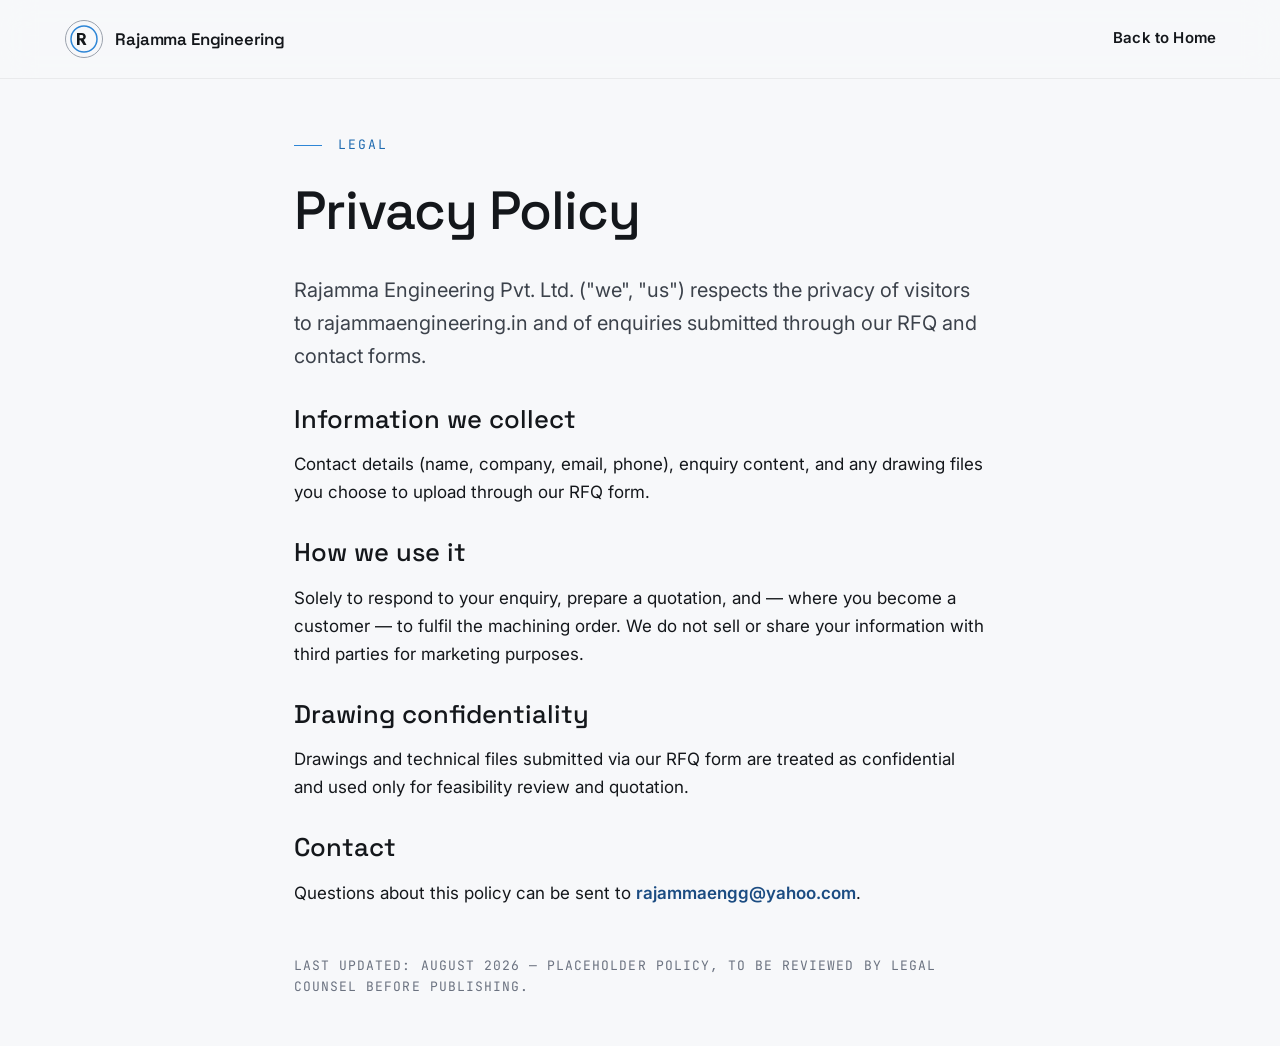
<file: pages/privacy.html>
<!DOCTYPE html>
<html lang="en-IN">
<head>
<meta charset="UTF-8">
<meta name="viewport" content="width=device-width, initial-scale=1.0">
<title>Privacy Policy | Rajamma Engineering</title>
<meta name="robots" content="noindex, follow">
<link rel="canonical" href="https://rajammaengineering.in/pages/privacy.html">
<link rel="icon" type="image/svg+xml" href="../assets/svg/favicon.svg">
<link rel="preconnect" href="https://fonts.googleapis.com">
<link href="https://fonts.googleapis.com/css2?family=Space+Grotesk:wght@500;600;700&family=Inter:wght@400;500;600;700&family=JetBrains+Mono:wght@400;500&display=swap" rel="stylesheet">
<link rel="stylesheet" href="../css/tokens.css">
<link rel="stylesheet" href="../css/base.css">
<link rel="stylesheet" href="../css/components.css">
<link rel="stylesheet" href="../css/inner.css">
</head>
<body>
<header class="site-nav is-scrolled" style="position:relative;">
  <div class="container">
    <a href="../index.html" class="nav-logo">
      <svg viewBox="0 0 40 40" fill="none"><circle cx="20" cy="20" r="18.5" stroke="var(--color-silver-dark)" stroke-width="1"/><circle cx="20" cy="20" r="13" stroke="var(--color-accent)" stroke-width="1.5"/><path d="M13 26V14h4.8c2.4 0 4 1.5 4 3.6 0 1.5-.8 2.7-2.1 3.2L22.5 26h-2.9l-3.1-4.7H15.6V26H13Zm2.6-6.7h1.9c1.1 0 1.8-.6 1.8-1.6s-.7-1.6-1.8-1.6h-1.9v3.2Z" fill="var(--color-ink)"/></svg>
      <span class="nav-logo-text">Rajamma Engineering</span>
    </a>
    <a href="../index.html" class="btn btn-ghost">Back to Home</a>
  </div>
</header>
<main class="container" style="padding-block:var(--space-6);max-width:820px;">
  <p class="eyebrow">Legal</p>
  <h1 class="h1" style="margin-bottom:2rem;">Privacy Policy</h1>
  <p class="body-lg" style="margin-bottom:2rem;">Rajamma Engineering Pvt. Ltd. ("we", "us") respects the privacy of visitors to rajammaengineering.in and of enquiries submitted through our RFQ and contact forms.</p>
  <h2 class="h3" style="margin:2rem 0 1rem;">Information we collect</h2>
  <p style="margin-bottom:1rem;">Contact details (name, company, email, phone), enquiry content, and any drawing files you choose to upload through our RFQ form.</p>
  <h2 class="h3" style="margin:2rem 0 1rem;">How we use it</h2>
  <p style="margin-bottom:1rem;">Solely to respond to your enquiry, prepare a quotation, and — where you become a customer — to fulfil the machining order. We do not sell or share your information with third parties for marketing purposes.</p>
  <h2 class="h3" style="margin:2rem 0 1rem;">Drawing confidentiality</h2>
  <p style="margin-bottom:1rem;">Drawings and technical files submitted via our RFQ form are treated as confidential and used only for feasibility review and quotation.</p>
  <h2 class="h3" style="margin:2rem 0 1rem;">Contact</h2>
  <p>Questions about this policy can be sent to <a href="mailto:rajammaengg@yahoo.com" style="color:var(--color-primary);font-weight:600;">rajammaengg@yahoo.com</a>.</p>
  <p class="caption" style="margin-top:3rem;">Last updated: August 2026 — placeholder policy, to be reviewed by legal counsel before publishing.</p>
</main>
</body>
</html>
</file>
<file: css/tokens.css>
/* ==========================================================================
   RAJAMMA ENGINEERING — DESIGN TOKENS
   Precision-machining brand system. Every value below is a deliberate
   choice, not a framework default — see README for rationale.
   ========================================================================== */

:root {
  /* ---- Color: Graphite / Steel Blue / Precision Cyan / Machined Silver ---- */
  --color-ink: #14171B;              /* primary text / graphite */
  --color-ink-soft: #3C424B;         /* secondary text */
  --color-ink-mute: #6B7280;         /* tertiary / captions */

  --color-primary: #1B4C82;          /* steel blue */
  --color-primary-dark: #123A66;
  --color-primary-light: #E8F0FA;

  --color-accent: #2E86D6;           /* precision cyan */
  --color-accent-dark: #1F6BB0;
  --color-accent-glow: rgba(46, 134, 214, 0.18);

  --color-silver: #C9CED6;           /* machined silver — hairlines, borders */
  --color-silver-soft: #E3E6EB;
  --color-silver-dark: #9AA1AC;

  --color-bg: #F7F8FA;               /* off-white background */
  --color-bg-alt: #EFF2F5;
  --color-surface: #FFFFFF;          /* card surface */
  --color-surface-dark: #14171B;

  --color-success: #1F8A5B;
  --color-warning: #C97A1E;
  --color-error: #B0362C;

  /* Metallic gradient — used sparingly for signature moments only */
  --gradient-steel: linear-gradient(135deg, #1B4C82 0%, #2E86D6 55%, #1F6BB0 100%);
  --gradient-machined: linear-gradient(180deg, #F7F8FA 0%, #E3E6EB 100%);
  --gradient-graphite: linear-gradient(135deg, #14171B 0%, #262B33 100%);

  /* ---- Typography ---- */
  --font-display: 'Space Grotesk', -apple-system, sans-serif;
  --font-body: 'Inter', -apple-system, sans-serif;
  --font-mono: 'JetBrains Mono', 'SF Mono', monospace;

  --fs-hero: clamp(3.2rem, 6vw, 6.4rem);
  --fs-h1: clamp(2.6rem, 4.2vw, 4.2rem);
  --fs-h2: clamp(2.1rem, 3.2vw, 3rem);
  --fs-h3: clamp(1.5rem, 2vw, 2rem);
  --fs-h4: clamp(1.15rem, 1.4vw, 1.4rem);
  --fs-body-lg: 1.25rem;
  --fs-body: 1.0625rem;
  --fs-small: 0.9375rem;
  --fs-caption: 0.8125rem;
  --fs-mono: 0.875rem;

  --lh-tight: 1.05;
  --lh-heading: 1.15;
  --lh-body: 1.65;

  --ls-tight: -0.02em;
  --ls-wide: 0.08em;
  --ls-widest: 0.16em;

  /* ---- Spacing (8pt-derived, generous) ---- */
  --space-1: 0.5rem;
  --space-2: 1rem;
  --space-3: 1.5rem;
  --space-4: 2rem;
  --space-5: 3rem;
  --space-6: 3rem;
  --space-7: 5rem;
  --space-8: 7rem;
  --space-9: 11rem;

  --section-pad: clamp(3.5rem, 6vw, 6rem);
  --container-max: 1360px;
  --container-pad: clamp(1.5rem, 5vw, 4rem);

  /* ---- Radius / shadow ---- */
  --radius-sm: 6px;
  --radius-md: 14px;
  --radius-lg: 24px;
  --radius-xl: 32px;
  --radius-pill: 999px;

  --shadow-sm: 0 2px 8px rgba(20, 23, 27, 0.06);
  --shadow-md: 0 8px 30px rgba(20, 23, 27, 0.08);
  --shadow-lg: 0 20px 60px rgba(20, 23, 27, 0.12);
  --shadow-blue: 0 20px 50px rgba(27, 76, 130, 0.22);

  /* ---- Motion ---- */
  --ease-precision: cubic-bezier(0.65, 0, 0.35, 1);
  --ease-out: cubic-bezier(0.16, 1, 0.3, 1);
  --dur-fast: 0.25s;
  --dur-med: 0.6s;
  --dur-slow: 1.1s;

  --z-nav: 100;
  --z-loader: 1000;
  --z-whatsapp: 90;
  --z-progress: 101;
}

@media (max-width: 900px) {
  :root {
    --section-pad: clamp(3rem, 10vw, 4rem);
  }
}
</file>
<file: css/base.css>
/* ==========================================================================
   BASE / RESET
   ========================================================================== */

*, *::before, *::after { box-sizing: border-box; }

html {
  scroll-behavior: auto; /* Lenis handles smooth scroll */
  -webkit-text-size-adjust: 100%;
}

html.lenis, html.lenis body { height: auto; }
.lenis.lenis-smooth { scroll-behavior: auto; }
.lenis.lenis-stopped { overflow: hidden; }

body {
  margin: 0;
  font-family: var(--font-body);
  font-size: var(--fs-body);
  line-height: var(--lh-body);
  color: var(--color-ink);
  background: var(--color-bg);
  -webkit-font-smoothing: antialiased;
  -moz-osx-font-smoothing: grayscale;
  overflow-x: hidden;
}

img, svg, video { display: block; max-width: 100%; }

a { color: inherit; text-decoration: none; }

ul, ol { margin: 0; padding: 0; list-style: none; }

button {
  font-family: inherit;
  border: none;
  background: none;
  cursor: pointer;
  color: inherit;
}

input, textarea, select {
  font-family: inherit;
  font-size: inherit;
  color: inherit;
}

h1, h2, h3, h4, h5, h6 { margin: 0; font-weight: 500; }
p { margin: 0; }

/* ---- Typography scale ---- */

.h-hero {
  font-family: var(--font-display);
  font-size: var(--fs-hero);
  line-height: var(--lh-tight);
  letter-spacing: var(--ls-tight);
  font-weight: 500;
  color: var(--color-ink);
}

.h1 {
  font-family: var(--font-display);
  font-size: var(--fs-h1);
  line-height: var(--lh-heading);
  letter-spacing: var(--ls-tight);
  font-weight: 500;
}

.h2 {
  font-family: var(--font-display);
  font-size: var(--fs-h2);
  line-height: var(--lh-heading);
  letter-spacing: var(--ls-tight);
  font-weight: 500;
}

.h3 {
  font-family: var(--font-display);
  font-size: var(--fs-h3);
  line-height: var(--lh-heading);
  font-weight: 500;
}

.h4 {
  font-family: var(--font-display);
  font-size: var(--fs-h4);
  line-height: var(--lh-heading);
  font-weight: 600;
}

.body-lg { font-size: var(--fs-body-lg); line-height: var(--lh-body); color: var(--color-ink-soft); }
.body { font-size: var(--fs-body); line-height: var(--lh-body); color: var(--color-ink-soft); }
.small { font-size: var(--fs-small); color: var(--color-ink-mute); }
.caption {
  font-family: var(--font-mono);
  font-size: var(--fs-caption);
  letter-spacing: var(--ls-wide);
  text-transform: uppercase;
  color: var(--color-ink-mute);
}

/* Engineering-drawing style callout — the brand's signature micro-typography */
.spec-tag {
  font-family: var(--font-mono);
  font-size: var(--fs-mono);
  letter-spacing: 0.02em;
  color: var(--color-accent-dark);
  display: inline-flex;
  align-items: center;
  gap: 0.4em;
}
.spec-tag::before { content: "⌀"; opacity: 0.7; }
.spec-tag.tol::before { content: "±"; }
.spec-tag.finish::before { content: "Ra"; font-size: 0.85em; }

/* ---- Layout ---- */

.container {
  max-width: var(--container-max);
  margin-inline: auto;
  padding-inline: var(--container-pad);
}

section { position: relative; }

.section-pad { padding-block: var(--section-pad); }

.eyebrow {
  font-family: var(--font-mono);
  font-size: var(--fs-caption);
  letter-spacing: var(--ls-widest);
  text-transform: uppercase;
  color: var(--color-accent-dark);
  display: inline-flex;
  align-items: center;
  gap: var(--space-2);
  margin-bottom: var(--space-3);
}
.eyebrow::before {
  content: '';
  width: 28px;
  height: 1px;
  background: var(--color-accent);
}

/* ---- Buttons ---- */

.btn {
  display: inline-flex;
  align-items: center;
  gap: 0.6rem;
  font-family: var(--font-body);
  font-weight: 600;
  font-size: var(--fs-small);
  letter-spacing: 0.01em;
  padding: 1.05rem 2rem;
  border-radius: var(--radius-pill);
  transition: transform var(--dur-fast) var(--ease-out), box-shadow var(--dur-fast) var(--ease-out), background var(--dur-fast) var(--ease-out);
  white-space: nowrap;
}
.btn-primary {
  background: var(--color-ink);
  color: #fff;
  box-shadow: var(--shadow-sm);
}
.btn-primary:hover { transform: translateY(-2px); box-shadow: var(--shadow-lg); }
.btn-primary .btn-icon { transition: transform var(--dur-fast) var(--ease-out); }
.btn-primary:hover .btn-icon { transform: translateX(4px); }

.btn-accent {
  background: var(--gradient-steel);
  color: #fff;
  box-shadow: var(--shadow-blue);
}
.btn-accent:hover { transform: translateY(-2px); box-shadow: 0 24px 60px rgba(27,76,130,0.32); }

.btn-outline {
  background: transparent;
  color: var(--color-ink);
  border: 1.5px solid var(--color-silver-dark);
}
.btn-outline:hover { border-color: var(--color-ink); background: var(--color-surface); }

.btn-ghost {
  background: transparent;
  color: var(--color-ink);
  padding: 0.8rem 0;
  border-radius: 0;
  position: relative;
}
.btn-ghost::after {
  content: '';
  position: absolute;
  left: 0; right: 100%; bottom: 0.4rem;
  height: 1.5px;
  background: var(--color-ink);
  transition: right var(--dur-med) var(--ease-out);
}
.btn-ghost:hover::after { right: 0; }

/* ---- Cards ---- */

.card {
  background: var(--color-surface);
  border: 1px solid var(--color-silver-soft);
  border-radius: var(--radius-lg);
  transition: transform var(--dur-fast) var(--ease-out), box-shadow var(--dur-fast) var(--ease-out), border-color var(--dur-fast) var(--ease-out);
}
.card:hover {
  transform: translateY(-6px);
  box-shadow: var(--shadow-lg);
  border-color: var(--color-silver-dark);
}

/* ---- Utility ---- */

.visually-hidden {
  position: absolute; width: 1px; height: 1px;
  padding: 0; margin: -1px; overflow: hidden;
  clip: rect(0,0,0,0); white-space: nowrap; border: 0;
}

.skip-link {
  position: absolute; top: -60px; left: var(--space-2);
  background: var(--color-ink); color: #fff;
  padding: 0.8rem 1.4rem; border-radius: var(--radius-sm);
  z-index: 1000; transition: top var(--dur-fast) var(--ease-out);
}
.skip-link:focus { top: var(--space-2); }

:focus-visible {
  outline: 2px solid var(--color-accent);
  outline-offset: 3px;
  border-radius: 4px;
}

@media (prefers-reduced-motion: reduce) {
  *, *::before, *::after {
    animation-duration: 0.01ms !important;
    animation-iteration-count: 1 !important;
    transition-duration: 0.01ms !important;
    scroll-behavior: auto !important;
  }
}

::selection { background: var(--color-accent); color: #fff; }
</file>
<file: css/components.css>
/* ==========================================================================
   COMPONENTS — nav, loader, footer, whatsapp, scroll progress, forms
   ========================================================================== */

/* ---- Loading screen ---- */
.loader {
  position: fixed; inset: 0;
  background: var(--color-ink);
  z-index: var(--z-loader);
  display: flex; align-items: center; justify-content: center;
  flex-direction: column;
  gap: var(--space-3);
}
.loader-mark { width: 72px; height: 72px; }
.loader-mark circle {
  fill: none; stroke: var(--color-accent); stroke-width: 1.5;
  stroke-dasharray: 220; stroke-dashoffset: 220;
}
.loader-label {
  font-family: var(--font-mono);
  font-size: var(--fs-caption);
  letter-spacing: var(--ls-widest);
  text-transform: uppercase;
  color: var(--color-silver);
  overflow: hidden;
}

/* ---- Scroll progress ---- */
.scroll-progress {
  position: fixed; top: 0; left: 0;
  height: 2.5px; width: 0%;
  background: var(--gradient-steel);
  z-index: var(--z-progress);
  transform-origin: left;
}

/* ---- Navigation ---- */
.site-nav {
  position: fixed; top: 0; left: 0; right: 0;
  z-index: var(--z-nav);
  padding: 1.4rem 0;
  transition: padding var(--dur-fast) var(--ease-out), background var(--dur-fast) var(--ease-out), box-shadow var(--dur-fast) var(--ease-out);
}
.site-nav .container {
  display: flex; align-items: center; justify-content: space-between;
}
.site-nav.is-scrolled {
  padding: 0.85rem 0;
  background: rgba(247, 248, 250, 0.72);
  backdrop-filter: blur(16px) saturate(1.4);
  -webkit-backdrop-filter: blur(16px) saturate(1.4);
  box-shadow: 0 1px 0 rgba(20,23,27,0.06);
}

.nav-logo { display: flex; align-items: center; gap: 0.7rem; }
.nav-logo svg { width: 40px; height: 40px; }
.nav-logo-text {
  font-family: var(--font-display);
  font-weight: 600;
  font-size: 1.05rem;
  letter-spacing: -0.01em;
  line-height: 1.1;
}
.nav-logo-text span {
  display: block;
  font-family: var(--font-mono);
  font-weight: 400;
  font-size: 0.68rem;
  letter-spacing: var(--ls-wide);
  color: var(--color-ink-mute);
  text-transform: uppercase;
  margin-top: 2px;
}

.nav-links {
  display: flex; align-items: center; gap: var(--space-5);
}
.nav-links a {
  font-size: var(--fs-small);
  font-weight: 500;
  position: relative;
  padding: 0.3rem 0;
}
.nav-links a::after {
  content: '';
  position: absolute; left: 0; right: 100%; bottom: -2px;
  height: 1.5px; background: var(--color-accent);
  transition: right var(--dur-fast) var(--ease-out);
}
.nav-links a:hover::after, .nav-links a.active::after { right: 0; }
.nav-links a.active { color: var(--color-primary); }

.nav-cta { display: flex; align-items: center; gap: var(--space-3); }
.nav-cta .btn { padding: 0.8rem 1.5rem; font-size: var(--fs-caption); }

.nav-toggle {
  display: none; flex-direction: column; gap: 5px;
  width: 28px; padding: 8px 0;
}
.nav-toggle span { width: 100%; height: 1.5px; background: var(--color-ink); transition: all var(--dur-fast) var(--ease-out); }

.mobile-menu {
  position: fixed; inset: 0; z-index: 99;
  background: var(--color-bg);
  display: flex; flex-direction: column;
  padding: 6rem var(--container-pad) 3rem;
  transform: translateY(-100%);
  transition: transform var(--dur-med) var(--ease-precision);
}
.mobile-menu.is-open { transform: translateY(0); }
.mobile-menu a {
  font-family: var(--font-display);
  font-size: 2rem;
  padding: 0.9rem 0;
  border-bottom: 1px solid var(--color-silver-soft);
}

/* ---- WhatsApp float ---- */
.whatsapp-float {
  position: fixed; bottom: var(--space-4); right: var(--space-4);
  z-index: var(--z-whatsapp);
  width: 60px; height: 60px;
  border-radius: 50%;
  background: #1F8A5B;
  display: flex; align-items: center; justify-content: center;
  box-shadow: 0 10px 30px rgba(31, 138, 91, 0.4);
  transition: transform var(--dur-fast) var(--ease-out);
}
.whatsapp-float:hover { transform: scale(1.08); }
.whatsapp-float svg { width: 28px; height: 28px; fill: #fff; }

/* ---- Footer ---- */

.site-footer{
    background:var(--color-surface-dark);
    color:var(--color-silver);
    padding-top:var(--space-7);
}

.footer-top{
    display:grid;
    grid-template-columns:1.4fr 1fr 1fr 1.2fr;
    gap:var(--space-5);
    padding-bottom:var(--space-6);
    border-bottom:1px solid rgba(255,255,255,.1);
}

.footer-brand .nav-logo-text{
    color:#fff;
}

.footer-brand .nav-logo-text span{
    color:var(--color-silver-dark);
}

.footer-brand p{
    margin-top:var(--space-3);
    color:var(--color-silver-dark);
    max-width:32ch;
}

.footer-col h4{
    color:#fff;
    font-size:var(--fs-caption);
    font-family:var(--font-mono);
    letter-spacing:var(--ls-wide);
    text-transform:uppercase;
    margin-bottom:var(--space-3);
}

.footer-col a,
.footer-col p{
    display:block;
    color:var(--color-silver);
    font-size:var(--fs-small);
    margin-bottom:.8rem;
    text-decoration:none;
    transition:color .25s;
}

.footer-col a:hover{
    color:var(--color-accent);
}

.footer-bottom{
    display:flex;
    flex-direction:column;
    align-items:center;
    justify-content:center;
    gap:.8rem;
    padding:1.5rem 0;
    text-align:center;
}

.footer-info{
    display:flex;
    justify-content:center;
    align-items:center;
    gap:2rem;
}

.msme-badge{
    display:flex;
    align-items:center;
    gap:.45rem;
    color:var(--color-silver);
    font-family:var(--font-mono);
    font-size:var(--fs-caption);
}

.footer-copy{
    color:var(--color-silver-dark);
    font-size:var(--fs-caption);
}

.footer-credit{
    color:var(--color-silver-dark);
    font-family:var(--font-mono);
    font-size:var(--fs-caption);
}

.footer-credit a{
    color:var(--color-silver);
    text-decoration:none;
    font-weight:600;
}

.footer-credit a:hover{
    color:var(--color-accent);
}

.footer-legal a{
    color:var(--color-silver-dark);
    text-decoration:none;
}

.footer-legal a:hover{
    color:var(--color-accent);
}
/* ---- Forms ---- */
.form-group { margin-bottom: var(--space-3); }
.form-group label {
  display: block; font-size: var(--fs-caption); font-family: var(--font-mono);
  letter-spacing: var(--ls-wide); text-transform: uppercase;
  color: var(--color-ink-mute); margin-bottom: 0.6rem;
}
.form-group input, .form-group textarea, .form-group select {
  width: 100%; padding: 1rem 1.2rem;
  background: var(--color-surface);
  border: 1.5px solid var(--color-silver-soft);
  border-radius: var(--radius-sm);
  font-size: var(--fs-body);
  transition: border-color var(--dur-fast) var(--ease-out);
}
.form-group input:focus, .form-group textarea:focus, .form-group select:focus {
  border-color: var(--color-accent); outline: none;
}
.form-group textarea { resize: vertical; min-height: 120px; }
.form-row { display: grid; grid-template-columns: 1fr 1fr; gap: var(--space-3); }
.form-file {
  border: 1.5px dashed var(--color-silver-dark);
  border-radius: var(--radius-md);
  padding: var(--space-4);
  text-align: center;
  cursor: pointer;
  transition: border-color var(--dur-fast), background var(--dur-fast);
}
.form-file:hover { border-color: var(--color-accent); background: var(--color-primary-light); }

/* ---- Responsive ---- */
@media (max-width: 980px) {
  .nav-links, .nav-cta .btn-outline { display: none; }
  .nav-toggle { display: flex; }
  .footer-top { grid-template-columns: 1fr 1fr; }
  .form-row { grid-template-columns: 1fr; }
}
@media (max-width: 560px) {
  .footer-top { grid-template-columns: 1fr; }
  .footer-bottom { flex-direction: column; align-items: flex-start; }
}
</file>
<file: css/inner.css>
/* ==========================================================================
   INNER PAGES — shared banner + grid components used across interior pages
   ========================================================================== */

.inner-hero {
  padding-top: 11rem;
  padding-bottom: var(--space-6);
  background: var(--color-bg);
  background-image: linear-gradient(var(--color-silver-soft) 1px, transparent 1px), linear-gradient(90deg, var(--color-silver-soft) 1px, transparent 1px);
  background-size: 64px 64px;
  -webkit-mask-image: none;
}
.inner-hero .h1 { max-width: 16ch; }
.inner-hero-sub { max-width: 58ch; margin-top: var(--space-3); }

/* Vision / Mission / Values */
.vmv-grid { display: grid; grid-template-columns: repeat(3, 1fr); gap: var(--space-3); }
.vmv-card { padding: var(--space-4); }
.vmv-card .caption { display: block; margin-bottom: var(--space-2); color: var(--color-accent-dark); }
.vmv-card h3 { margin-bottom: 0.8rem; }

/* Facts strip */
.facts-grid { display: grid; grid-template-columns: repeat(4, 1fr); gap: var(--space-3); text-align: center; }
.fact { padding: var(--space-4); border-left: 1px solid var(--color-silver-soft); }
.fact:first-child { border-left: none; }
.fact .num { font-family: var(--font-display); font-size: 2.6rem; font-weight: 600; color: var(--color-primary); }

/* Generic two-col detail row (used on capabilities/machines/quality) */
.detail-grid { display: grid; grid-template-columns: 1fr 1fr; gap: var(--space-7); align-items: start; }

/* Service / machine spec list */
.spec-list { display: grid; gap: 0; border-top: 1px solid var(--color-silver-soft); }
.spec-list .row { display: flex; justify-content: space-between; padding: 1rem 0; border-bottom: 1px solid var(--color-silver-soft); }
.spec-list .row .label { color: var(--color-ink-mute); font-size: var(--fs-small); }
.spec-list .row .value { font-family: var(--font-mono); font-size: var(--fs-small); color: var(--color-ink); }

/* Page-level section header reused */
.page-section { padding-block: var(--section-pad); }
.page-section + .page-section { border-top: 1px solid var(--color-silver-soft); }

/* Grid-column variants for capability/machine/quality/owner pages */
.cap-grid.grid-2 { grid-template-columns: repeat(2, 1fr); }
.cap-grid.grid-5 { grid-template-columns: repeat(5, 1fr); }
.vmv-grid.grid-2 { grid-template-columns: repeat(2, 1fr); }
.op-list { display: grid; grid-template-columns: repeat(3, 1fr); gap: 0.75rem 2rem; list-style: none; padding: 0; margin-top: 2rem; }

@media (max-width: 900px) {
  .vmv-grid, .vmv-grid.grid-2 { grid-template-columns: 1fr; }
  .facts-grid { grid-template-columns: repeat(2, 1fr); }
  .fact:nth-child(3) { border-left: none; }
  .detail-grid { grid-template-columns: 1fr; }
  .cap-grid.grid-5 { grid-template-columns: repeat(3, 1fr); }
  .op-list { grid-template-columns: repeat(2, 1fr); }
}
@media (max-width: 620px) {
  .cap-grid.grid-2, .cap-grid.grid-5 { grid-template-columns: 1fr; }
  .op-list { grid-template-columns: 1fr; }
}

/* Machine photo (machines page) */
.machine-photo {
  aspect-ratio: 16/10;
  overflow: hidden;
  border-radius: var(--radius-lg) var(--radius-lg) 0 0;
  background: var(--color-silver-soft);
}
.machine-photo img {
  width: 100%;
  height: 100%;
  object-fit: cover;
  display: block;
}
.owner-photo {
  aspect-ratio: 4/5;
  overflow: hidden;
  border-radius: var(--radius-lg);
  background: var(--color-silver-soft);
  margin-bottom: 1.5rem;
  max-width: 340px;
}
.owner-photo img {
  width: 100%;
  height: 100%;
  object-fit: cover;
  display: block;
}
</file>
